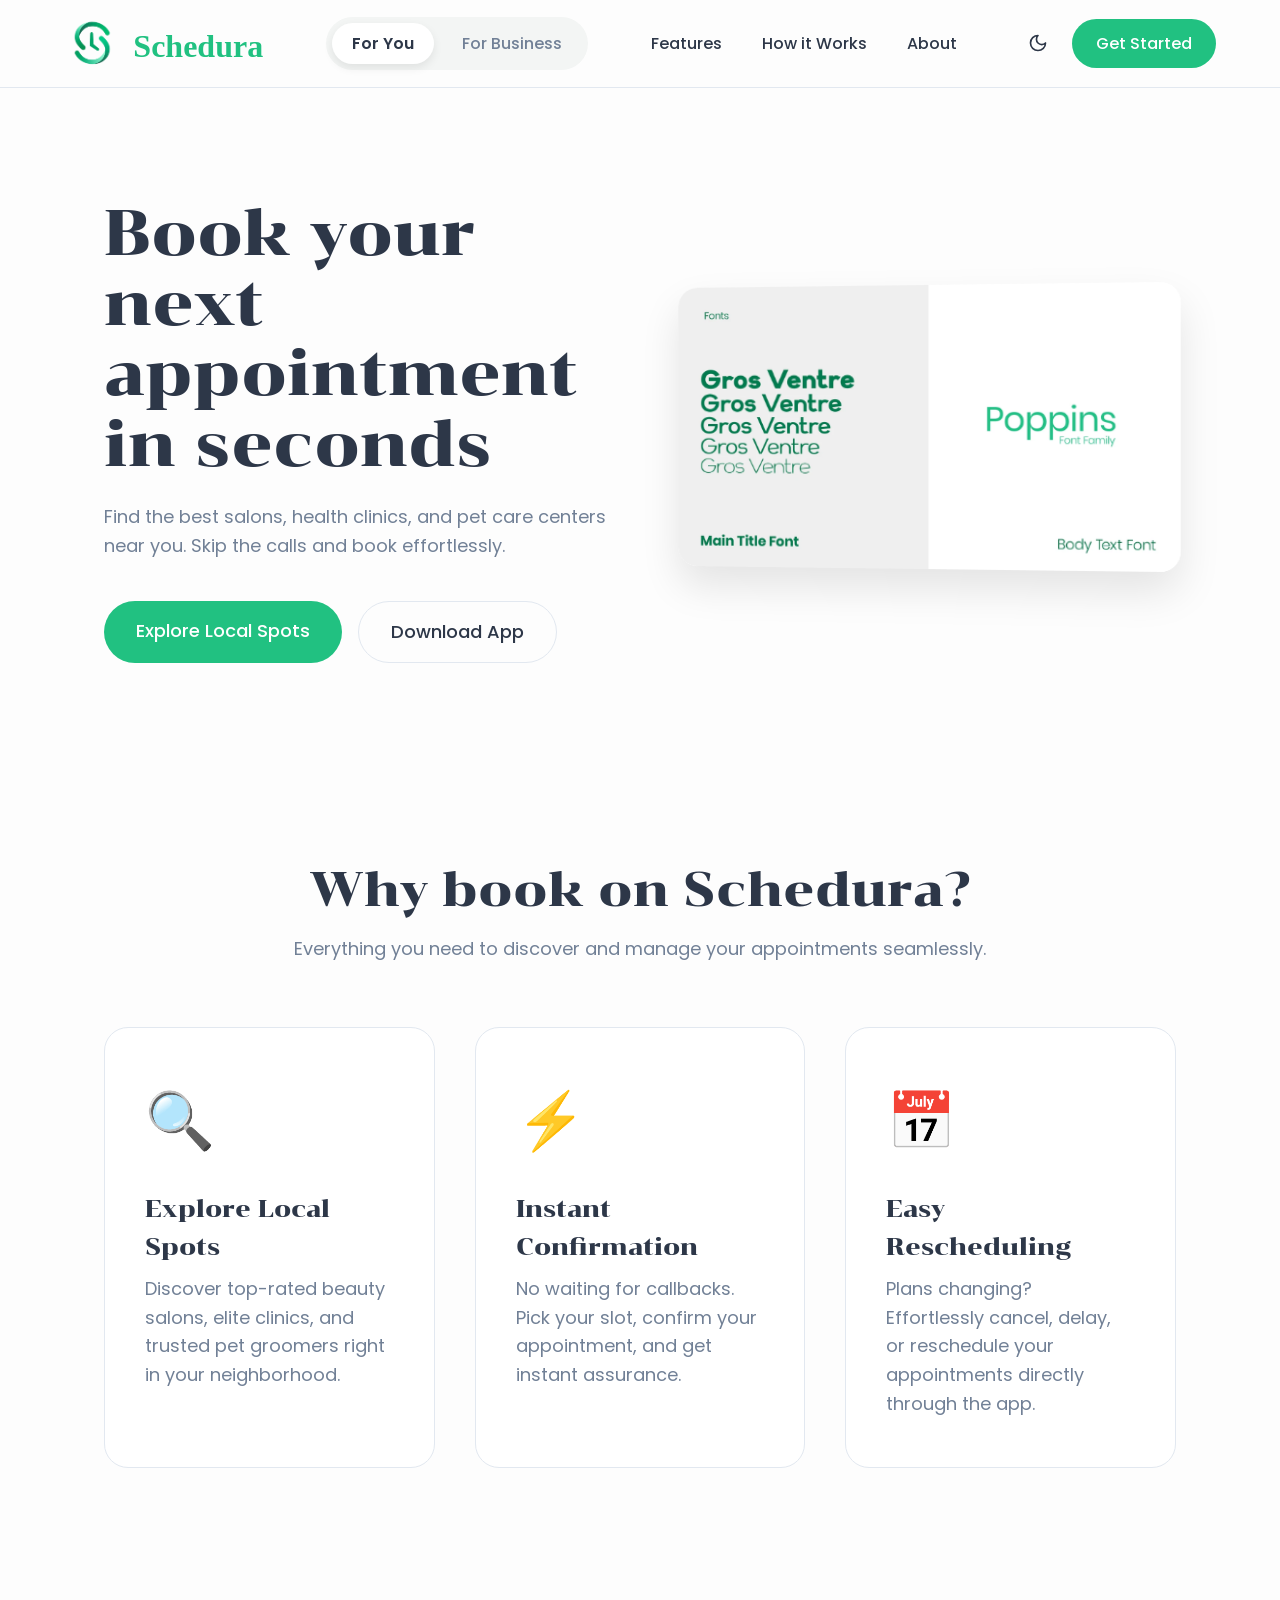
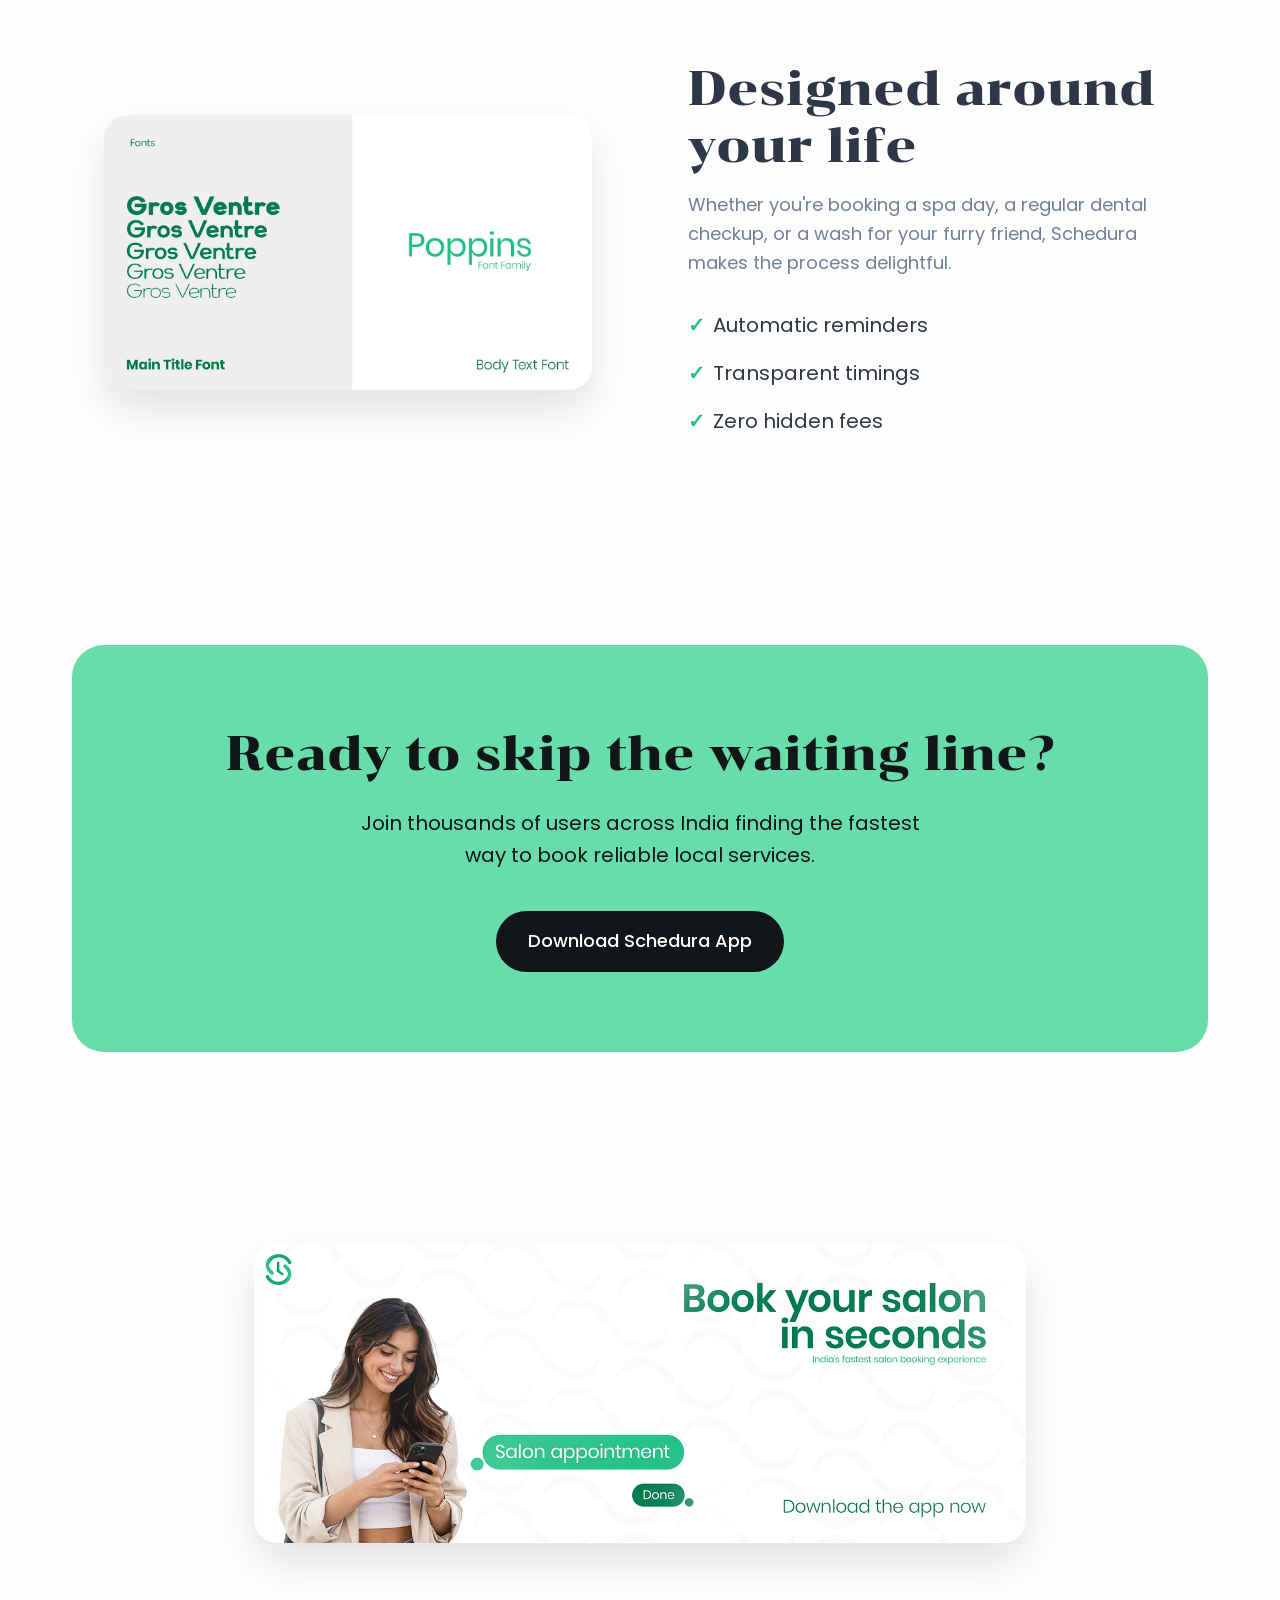
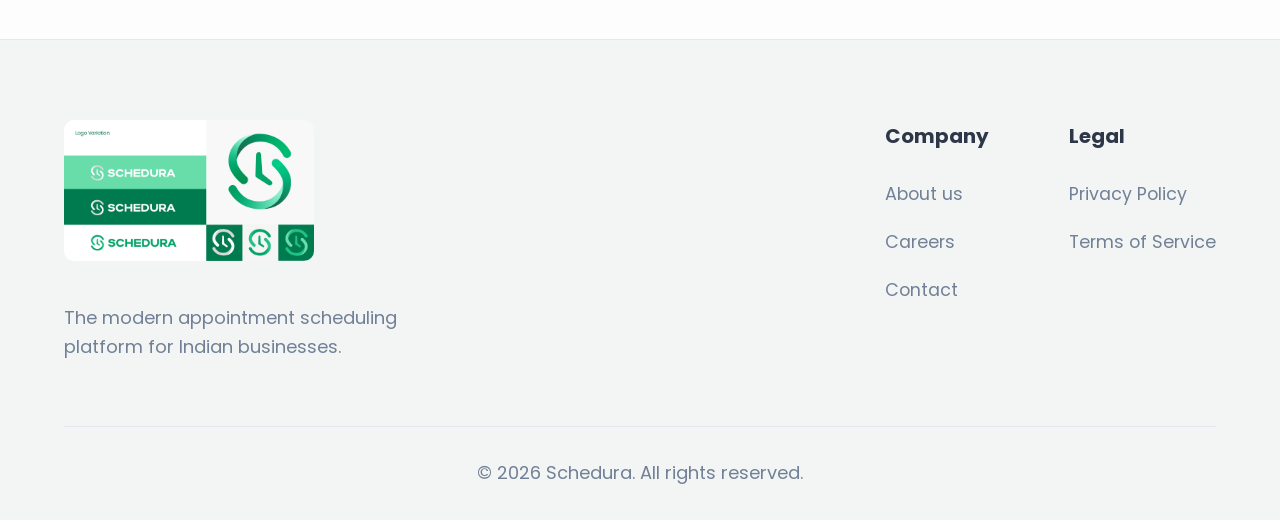
<file: index.html>
<!DOCTYPE html>
<html lang="en">

<head>
    <meta charset="UTF-8">
    <meta name="viewport" content="width=device-width, initial-scale=1.0">
    <title>Schedura | Manage Bookings Easily</title>
    <meta name="description"
        content="Simplify scheduling for your salon, clinic, and pet care business. Say goodbye to manual bookings.">
    <!-- Google Fonts -->
    <link rel="preconnect" href="https://fonts.googleapis.com">
    <link rel="preconnect" href="https://fonts.gstatic.com" crossorigin>
    <link href="https://fonts.googleapis.com/css2?family=Chonburi&family=Poppins:wght@300;400;500;600&display=swap"
        rel="stylesheet">
    <link rel="stylesheet" href="style.css">
</head>

<body>
    <!-- Splash Intro Preloader -->
    <div id="splash-intro" class="splash-screen">
        <div class="splash-marquee-container">
            <div class="splash-marquee">SCHEDURA SCHEDURA SCHEDURA SCHEDURA</div>
        </div>

        <div class="splash-content">
            <div class="splash-grid-container">
                <div class="grid-line h-top"></div>
                <div class="grid-line h-bottom"></div>
                <div class="grid-line v-left"></div>
                <div class="grid-line v-right"></div>
            </div>

            <div class="splash-center">
                <div class="splash-icon"></div>
                <h1 class="splash-brand">SCHEDURA</h1>
                <div class="splash-tooltip">Schedule your appointment in seconds</div>
            </div>
        </div>
    </div>
    <nav class="navbar hidden-onload fade-up">
        <div class="logo">
            <img src="assets/logo.png" alt="Schedura Logo" class="nav-logo">
            <span class="logo-text">Schedura</span>
        </div>
        <div class="audience-toggle">
            <a href="index.html" class="toggle-btn active">For You</a>
            <a href="provider.html" class="toggle-btn">For Business</a>
        </div>
        <ul class="nav-links">
            <li><a href="#features">Features</a></li>
            <li><a href="#context">How it Works</a></li>
            <li><a href="#cta">About</a></li>
        </ul>
        <div class="nav-actions">
            <button id="theme-toggle" aria-label="Toggle Theme">
                <svg id="moon-icon" xmlns="http://www.w3.org/2000/svg" width="20" height="20" viewBox="0 0 24 24"
                    fill="none" stroke="currentColor" stroke-width="2" stroke-linecap="round" stroke-linejoin="round">
                    <path d="M12 3a6 6 0 0 0 9 9 9 9 0 1 1-9-9Z" />
                </svg>
                <svg id="sun-icon" class="hidden" xmlns="http://www.w3.org/2000/svg" width="20" height="20"
                    viewBox="0 0 24 24" fill="none" stroke="currentColor" stroke-width="2" stroke-linecap="round"
                    stroke-linejoin="round">
                    <circle cx="12" cy="12" r="4" />
                    <path d="M12 2v2" />
                    <path d="M12 20v2" />
                    <path d="m4.93 4.93 1.41 1.41" />
                    <path d="m17.66 17.66 1.41 1.41" />
                    <path d="M2 12h2" />
                    <path d="M20 12h2" />
                    <path d="m6.34 17.66-1.41 1.41" />
                    <path d="m19.07 4.93-1.41 1.41" />
                </svg>
            </button>
            <a href="#cta" class="btn btn-primary">Get Started</a>
        </div>
    </nav>

    <header class="hero">
        <div class="hero-content hidden-onload fade-up">
            <h1>Book your next appointment in seconds</h1>
            <p>Find the best salons, health clinics, and pet care centers near you. Skip the calls and book
                effortlessly.</p>
            <div class="hero-cta">
                <a href="#features" class="btn btn-primary btn-large">Explore Local Spots</a>
                <a href="#cta" class="btn btn-secondary btn-large">Download App</a>
            </div>
        </div>
        <div class="hero-image hidden-onload fade-up delay-1">
            <img src="assets/app_ui.png" alt="Schedura platform interface" class="mockup">
        </div>
    </header>

    <section id="features" class="features section">
        <div class="section-title hidden-onload fade-up">
            <h2>Why book on Schedura?</h2>
            <p>Everything you need to discover and manage your appointments seamlessly.</p>
        </div>
        <div class="features-grid">
            <div class="feature-card hidden-onload fade-up delay-1">
                <div class="icon">🔍</div>
                <h3>Explore Local Spots</h3>
                <p>Discover top-rated beauty salons, elite clinics, and trusted pet groomers right in your neighborhood.
                </p>
            </div>
            <div class="feature-card hidden-onload fade-up delay-2">
                <div class="icon">⚡</div>
                <h3>Instant Confirmation</h3>
                <p>No waiting for callbacks. Pick your slot, confirm your appointment, and get instant assurance.</p>
            </div>
            <div class="feature-card hidden-onload fade-up delay-3">
                <div class="icon">📅</div>
                <h3>Easy Rescheduling</h3>
                <p>Plans changing? Effortlessly cancel, delay, or reschedule your appointments directly through the app.
                </p>
            </div>
        </div>
    </section>

    <section id="context" class="context section">
        <div class="context-container">
            <div class="context-image hidden-onload fade-right">
                <img src="assets/app_ui.png" alt="Client safely booking appointment" class="context-img">
            </div>
            <div class="context-text hidden-onload fade-left">
                <h2>Designed around your life</h2>
                <p>Whether you're booking a spa day, a regular dental checkup, or a wash for your furry friend, Schedura
                    makes the process delightful.</p>
                <ul class="context-list">
                    <li><span class="check">✓</span> Automatic reminders</li>
                    <li><span class="check">✓</span> Transparent timings</li>
                    <li><span class="check">✓</span> Zero hidden fees</li>
                </ul>
            </div>
        </div>
    </section>

    <section id="cta" class="cta section hidden-onload fade-up">
        <h2>Ready to skip the waiting line?</h2>
        <p>Join thousands of users across India finding the fastest way to book reliable local services.</p>
        <a href="#get-started" class="btn btn-primary btn-large cta-btn">Download Schedura App</a>
    </section>

    <section class="section full-image-section hidden-onload fade-up">
        <img src="assets/lifestyle.png" alt="Schedura Lifestyle Experience">
    </section>

    <footer class="footer">
        <div class="footer-content">
            <div class="footer-brand hidden-onload fade-up delay-1">
                <img src="assets/guidelines.png" alt="Schedura Branding Details"
                    style="max-width: 250px; border-radius: 10px; margin-bottom: 20px;">
                <p>The modern appointment scheduling platform for Indian businesses.</p>
            </div>
            <div class="footer-links hidden-onload fade-up delay-2">
                <div class="link-group">
                    <h4>Company</h4>
                    <a href="#about">About us</a>
                    <a href="#careers">Careers</a>
                    <a href="#contact">Contact</a>
                </div>
                <div class="link-group">
                    <h4>Legal</h4>
                    <a href="#privacy">Privacy Policy</a>
                    <a href="#terms">Terms of Service</a>
                </div>
            </div>
        </div>
        <div class="footer-bottom">
            <p>&copy; 2026 Schedura. All rights reserved.</p>
        </div>
    </footer>

    <script src="script.js"></script>
</body>

</html>
</file>
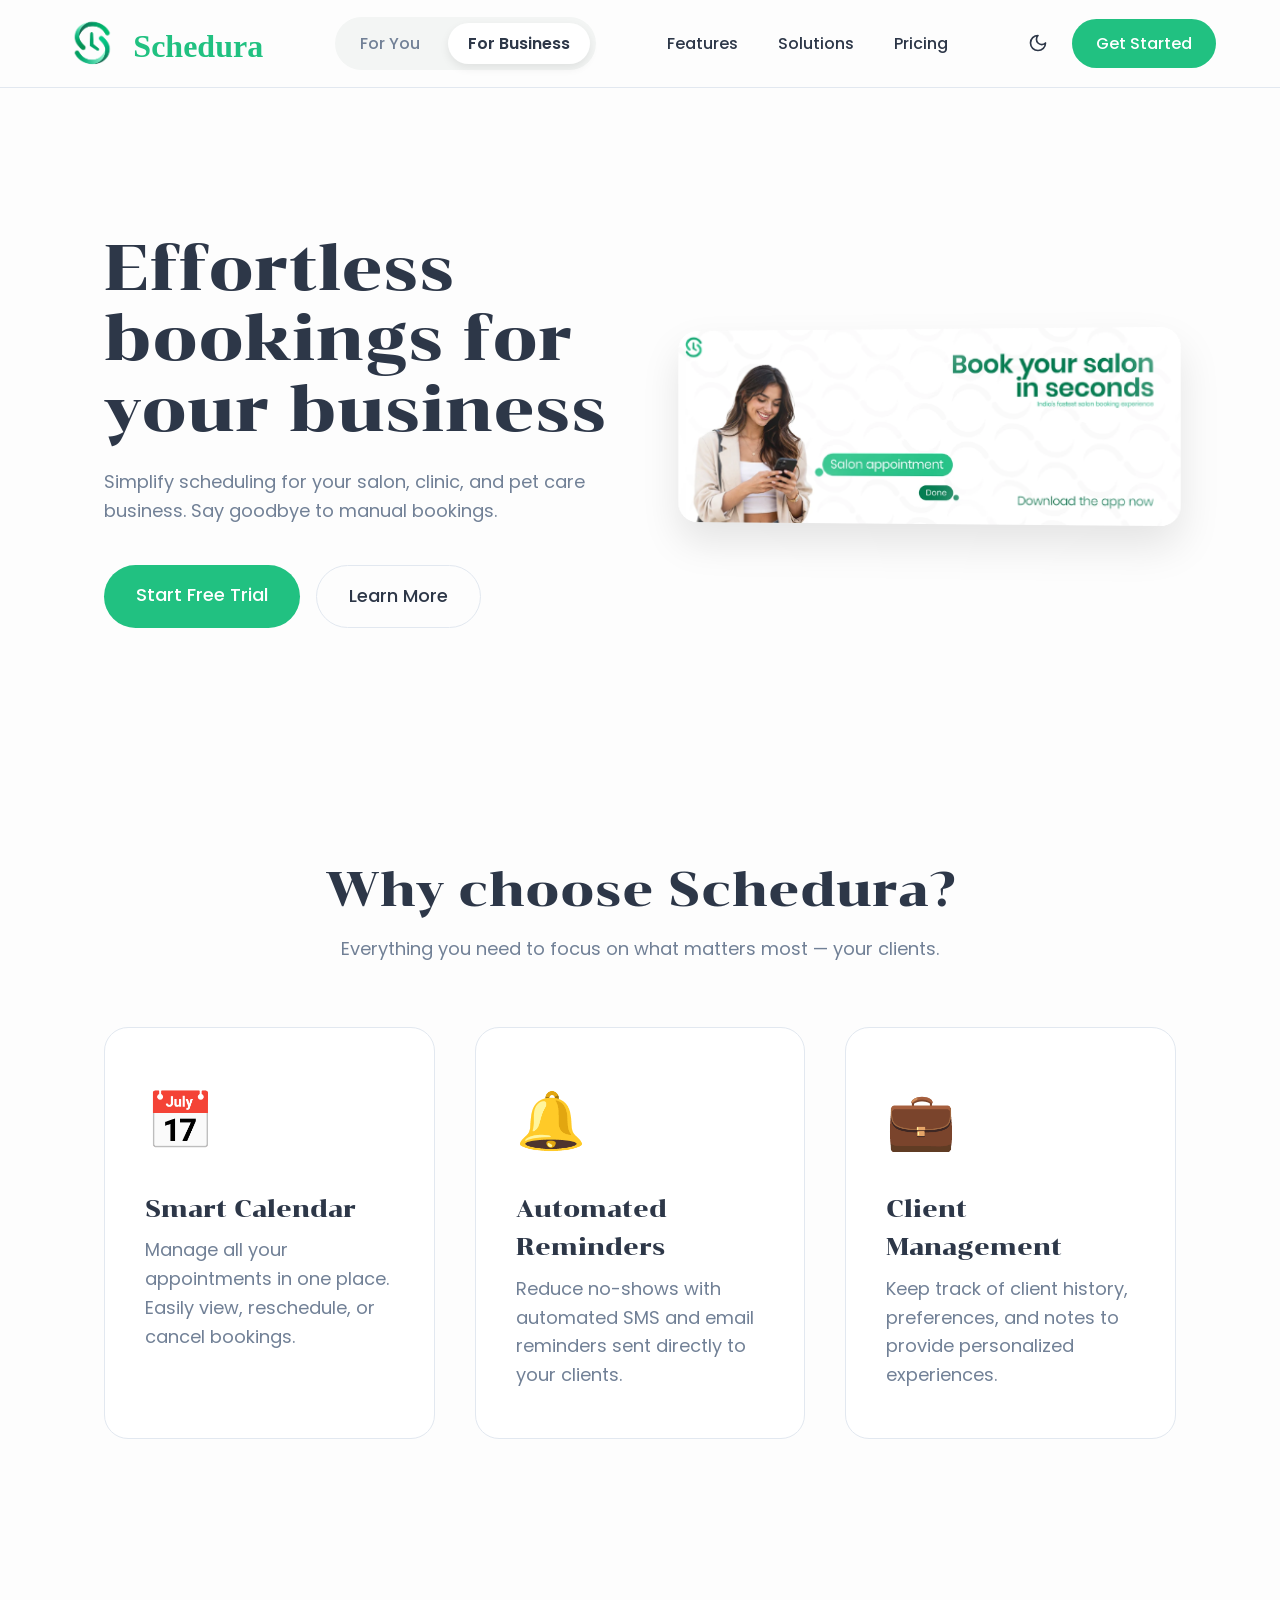
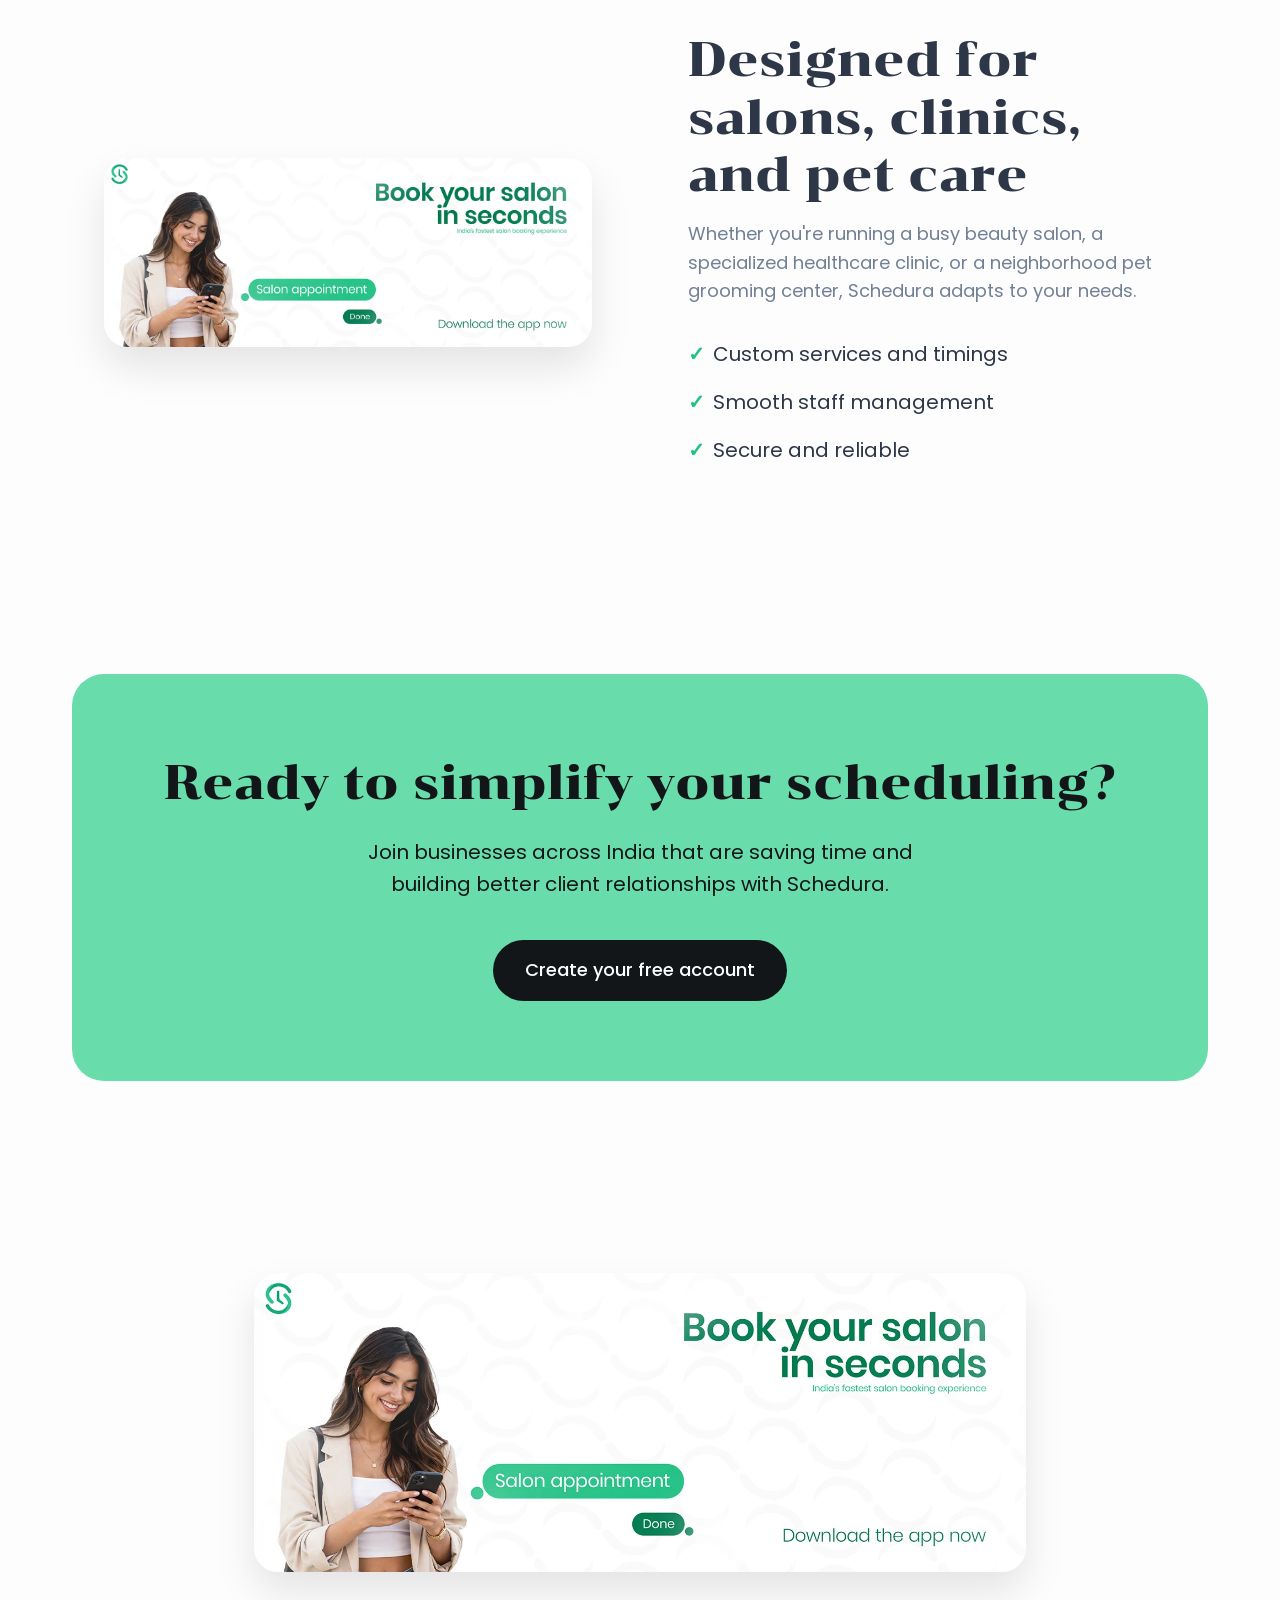
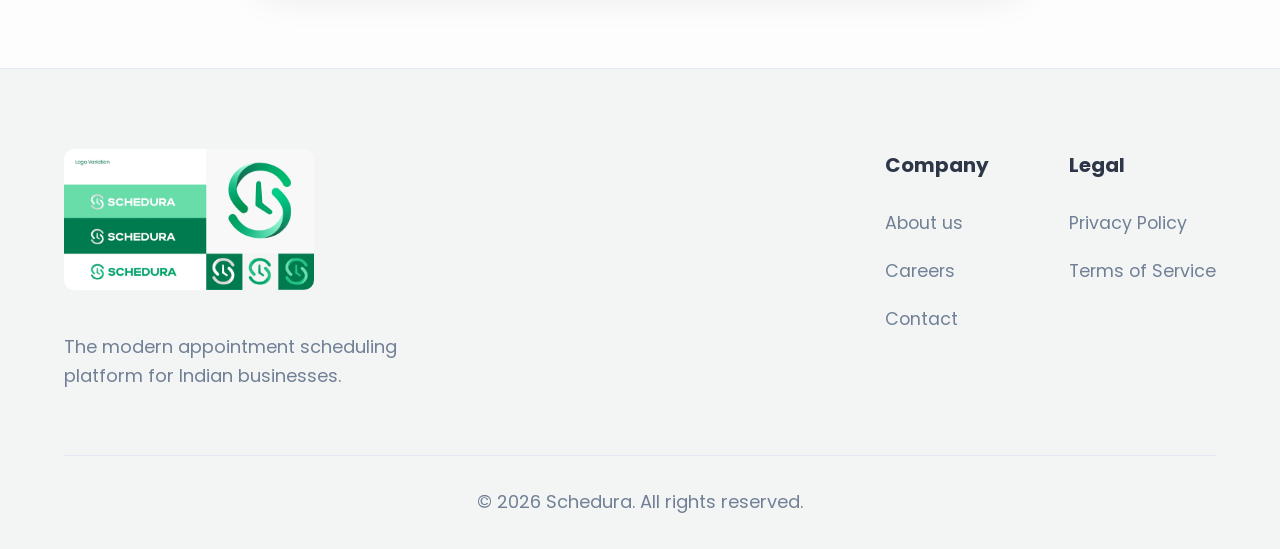
<file: provider.html>
<!DOCTYPE html>
<html lang="en">

<head>
    <meta charset="UTF-8">
    <meta name="viewport" content="width=device-width, initial-scale=1.0">
    <title>Schedura | Manage Bookings Easily</title>
    <meta name="description"
        content="Simplify scheduling for your salon, clinic, and pet care business. Say goodbye to manual bookings.">
    <!-- Google Fonts -->
    <link rel="preconnect" href="https://fonts.googleapis.com">
    <link rel="preconnect" href="https://fonts.gstatic.com" crossorigin>
    <link href="https://fonts.googleapis.com/css2?family=Chonburi&family=Poppins:wght@300;400;500;600&display=swap"
        rel="stylesheet">
    <link rel="stylesheet" href="style.css">
</head>

<body>
    <nav class="navbar hidden-onload fade-up">
        <div class="logo">
            <img src="assets/logo.png" alt="Schedura Logo" class="nav-logo">
            <span class="logo-text">Schedura</span>
        </div>
        <div class="audience-toggle">
            <a href="index.html" class="toggle-btn">For You</a>
            <a href="provider.html" class="toggle-btn active">For Business</a>
        </div>
        <ul class="nav-links">
            <li><a href="#features">Features</a></li>
            <li><a href="#context">Solutions</a></li>
            <li><a href="#cta">Pricing</a></li>
        </ul>
        <div class="nav-actions">
            <button id="theme-toggle" aria-label="Toggle Theme">
                <svg id="moon-icon" xmlns="http://www.w3.org/2000/svg" width="20" height="20" viewBox="0 0 24 24"
                    fill="none" stroke="currentColor" stroke-width="2" stroke-linecap="round" stroke-linejoin="round">
                    <path d="M12 3a6 6 0 0 0 9 9 9 9 0 1 1-9-9Z" />
                </svg>
                <svg id="sun-icon" class="hidden" xmlns="http://www.w3.org/2000/svg" width="20" height="20"
                    viewBox="0 0 24 24" fill="none" stroke="currentColor" stroke-width="2" stroke-linecap="round"
                    stroke-linejoin="round">
                    <circle cx="12" cy="12" r="4" />
                    <path d="M12 2v2" />
                    <path d="M12 20v2" />
                    <path d="m4.93 4.93 1.41 1.41" />
                    <path d="m17.66 17.66 1.41 1.41" />
                    <path d="M2 12h2" />
                    <path d="M20 12h2" />
                    <path d="m6.34 17.66-1.41 1.41" />
                    <path d="m19.07 4.93-1.41 1.41" />
                </svg>
            </button>
            <a href="#cta" class="btn btn-primary">Get Started</a>
        </div>
    </nav>

    <header class="hero">
        <div class="hero-content hidden-onload fade-up">
            <h1>Effortless bookings for your business</h1>
            <p>Simplify scheduling for your salon, clinic, and pet care business. Say goodbye to manual bookings.</p>
            <div class="hero-cta">
                <a href="#cta" class="btn btn-primary btn-large">Start Free Trial</a>
                <a href="#features" class="btn btn-secondary btn-large">Learn More</a>
            </div>
        </div>
        <div class="hero-image hidden-onload fade-up delay-1">
            <img src="assets/lifestyle.png" alt="Schedura platform interface" class="mockup">
        </div>
    </header>

    <section id="features" class="features section">
        <div class="section-title hidden-onload fade-up">
            <h2>Why choose Schedura?</h2>
            <p>Everything you need to focus on what matters most — your clients.</p>
        </div>
        <div class="features-grid">
            <div class="feature-card hidden-onload fade-up delay-1">
                <div class="icon">📅</div>
                <h3>Smart Calendar</h3>
                <p>Manage all your appointments in one place. Easily view, reschedule, or cancel bookings.</p>
            </div>
            <div class="feature-card hidden-onload fade-up delay-2">
                <div class="icon">🔔</div>
                <h3>Automated Reminders</h3>
                <p>Reduce no-shows with automated SMS and email reminders sent directly to your clients.</p>
            </div>
            <div class="feature-card hidden-onload fade-up delay-3">
                <div class="icon">💼</div>
                <h3>Client Management</h3>
                <p>Keep track of client history, preferences, and notes to provide personalized experiences.</p>
            </div>
        </div>
    </section>

    <section id="context" class="context section">
        <div class="context-container">
            <div class="context-image hidden-onload fade-right">
                <img src="assets/lifestyle.png" alt="Happy client safely booking appointment" class="context-img">
            </div>
            <div class="context-text hidden-onload fade-left">
                <h2>Designed for salons, clinics, and pet care</h2>
                <p>Whether you're running a busy beauty salon, a specialized healthcare clinic, or a neighborhood pet
                    grooming center, Schedura adapts to your needs.</p>
                <ul class="context-list">
                    <li><span class="check">✓</span> Custom services and timings</li>
                    <li><span class="check">✓</span> Smooth staff management</li>
                    <li><span class="check">✓</span> Secure and reliable</li>
                </ul>
            </div>
        </div>
    </section>

    <section id="cta" class="cta section hidden-onload fade-up">
        <h2>Ready to simplify your scheduling?</h2>
        <p>Join businesses across India that are saving time and building better client relationships with Schedura.</p>
        <a href="#get-started" class="btn btn-primary btn-large cta-btn">Create your free account</a>
    </section>

    <section class="section full-image-section hidden-onload fade-up">
        <img src="assets/lifestyle.png" alt="Schedura Lifestyle Experience">
    </section>

    <footer class="footer">
        <div class="footer-content">
            <div class="footer-brand hidden-onload fade-up delay-1">
                <img src="assets/guidelines.png" alt="Schedura Branding Details"
                    style="max-width: 250px; border-radius: 10px; margin-bottom: 20px;">
                <p>The modern appointment scheduling platform for Indian businesses.</p>
            </div>
            <div class="footer-links hidden-onload fade-up delay-2">
                <div class="link-group">
                    <h4>Company</h4>
                    <a href="#about">About us</a>
                    <a href="#careers">Careers</a>
                    <a href="#contact">Contact</a>
                </div>
                <div class="link-group">
                    <h4>Legal</h4>
                    <a href="#privacy">Privacy Policy</a>
                    <a href="#terms">Terms of Service</a>
                </div>
            </div>
        </div>
        <div class="footer-bottom">
            <p>&copy; 2026 Schedura. All rights reserved.</p>
        </div>
    </footer>

    <script src="script.js"></script>
</body>

</html>
</file>
<file: style.css>
:root {
    --primary: #21C181;
    --primary-light: #68DDAB;
    --primary-dark: #007C4F;

    /* Light Theme */
    --bg-color: #FDFDFD;
    --bg-secondary: #F3F5F4;
    --text-color: #2D3748;
    --text-muted: #718096;
    --border-color: #E2E8F0;
    --card-bg: #FFFFFF;
    --navbar-bg: rgba(253, 253, 253, 0.85);

    /* Fonts */
    --font-heading: 'Chonburi', serif;
    --font-body: 'Poppins', sans-serif;

    /* Layout */
    --max-width: 1200px;
    --spacing-xl: 6rem;
}

[data-theme="dark"] {
    /* Dark Theme */
    --bg-color: #121619;
    --bg-secondary: #1A2024;
    --text-color: #F7FAFC;
    --text-muted: #A0AEC0;
    --border-color: #2D3748;
    --card-bg: #1A2024;
    --navbar-bg: rgba(18, 22, 25, 0.85);
}

* {
    margin: 0;
    padding: 0;
    box-sizing: border-box;
}

body {
    font-family: var(--font-body);
    background-color: var(--bg-color);
    color: var(--text-color);
    line-height: 1.6;
    transition: background-color 0.3s ease, color 0.3s ease;
    overflow-x: hidden;
}

h1,
h2,
h3,
.logo-text {
    font-family: var(--font-heading);
    font-weight: normal;
    color: var(--text-color);
}

/* Global Typography Elements */
h1 {
    font-size: clamp(2.5rem, 5vw, 4.5rem);
    line-height: 1.1;
    margin-bottom: 1.5rem;
}

h2 {
    font-size: clamp(2rem, 4vw, 3rem);
    line-height: 1.2;
    margin-bottom: 1rem;
}

h3 {
    font-size: 1.5rem;
    margin-bottom: 0.5rem;
}

p {
    color: var(--text-muted);
    font-size: 1.125rem;
}

/* Utilities */
.section {
    padding: var(--spacing-xl) 5%;
    max-width: var(--max-width);
    margin: 0 auto;
}

.hidden {
    display: none !important;
}

.check {
    color: var(--primary);
    font-weight: bold;
    margin-right: 0.5rem;
}

/* Buttons */
.btn {
    display: inline-block;
    padding: 0.75rem 1.5rem;
    border-radius: 50px;
    font-weight: 500;
    text-decoration: none;
    cursor: pointer;
    transition: transform 0.2s, box-shadow 0.2s, background-color 0.2s;
    font-size: 1rem;
    border: none;
}

.btn-primary {
    background-color: var(--primary);
    color: white;
}

.btn-primary:hover {
    background-color: var(--primary-dark);
    transform: translateY(-2px);
    box-shadow: 0 4px 12px rgba(33, 193, 129, 0.3);
}

.btn-secondary {
    background-color: transparent;
    color: var(--text-color);
    border: 1px solid var(--border-color);
}

.btn-secondary:hover {
    background-color: var(--bg-secondary);
}

.btn-large {
    padding: 1rem 2rem;
    font-size: 1.125rem;
}

/* Navbar */
.navbar {
    position: fixed;
    top: 0;
    width: 100%;
    display: flex;
    justify-content: space-between;
    align-items: center;
    padding: 1rem 5%;
    background-color: var(--navbar-bg);
    backdrop-filter: blur(10px);
    z-index: 1000;
    border-bottom: 1px solid var(--border-color);
}

.logo {
    display: flex;
    align-items: center;
    gap: 0.75rem;
    cursor: pointer;
}

.logo-text {
    font-size: 2rem;
    font-family: 'Gros Ventre', serif;
    color: var(--primary);
    font-weight: 600;
    line-height: 1;
    transform: translateY(3px);
    /* Optical adjustment for font baseline */
    display: block;
}

.nav-logo {
    max-height: 55px;
    height: auto;
    width: auto;
    max-width: 250px;
    display: block;
    object-fit: contain;
}

.nav-links {
    display: flex;
    list-style: none;
    gap: 2.5rem;
}

.nav-links a {
    text-decoration: none;
    color: var(--text-color);
    font-weight: 500;
    transition: color 0.2s;
}

.nav-links a:hover {
    color: var(--primary);
}

/* Audience Toggle */
.audience-toggle {
    display: flex;
    gap: 0.5rem;
    background: var(--bg-secondary);
    padding: 0.35rem;
    border-radius: 50px;
    align-items: center;
}

.toggle-btn {
    text-decoration: none;
    color: var(--text-muted);
    padding: 0.5rem 1.25rem;
    border-radius: 50px;
    font-weight: 500;
    transition: all 0.3s ease;
}

.toggle-btn.active {
    color: var(--text-color);
    background: var(--card-bg);
    font-weight: 600;
    box-shadow: 0 4px 10px rgba(0, 0, 0, 0.08);
}

.toggle-btn:hover:not(.active) {
    color: var(--primary);
}

.nav-actions {
    display: flex;
    align-items: center;
    gap: 1rem;
}

#theme-toggle {
    background: transparent;
    border: none;
    color: var(--text-color);
    cursor: pointer;
    display: flex;
    align-items: center;
    justify-content: center;
    padding: 0.5rem;
    border-radius: 50%;
    transition: background-color 0.2s;
}

#theme-toggle:hover {
    background-color: var(--bg-secondary);
}

/* Hero */
.hero {
    padding: calc(var(--spacing-xl) + 6rem) 5% var(--spacing-xl);
    max-width: var(--max-width);
    margin: 0 auto;
    display: grid;
    grid-template-columns: 1fr 1fr;
    gap: 4rem;
    align-items: center;
    min-height: 85vh;
}

.hero-cta {
    display: flex;
    gap: 1rem;
    margin-top: 2.5rem;
}

.mockup {
    width: 100%;
    max-width: 600px;
    height: auto;
    border-radius: 20px;
    box-shadow: 0 20px 40px rgba(0, 0, 0, 0.1);
    transform: perspective(1000px) rotateY(-5deg);
    transition: transform 0.5s ease;
}

.mockup:hover {
    transform: perspective(1000px) rotateY(0deg);
}

/* Features */
.section-title {
    text-align: center;
    margin-bottom: 4rem;
    max-width: 700px;
    margin-left: auto;
    margin-right: auto;
}

.features-grid {
    display: grid;
    grid-template-columns: repeat(auto-fit, minmax(300px, 1fr));
    gap: 2.5rem;
}

.feature-card {
    background: var(--card-bg);
    padding: 3rem 2.5rem;
    border-radius: 24px;
    border: 1px solid var(--border-color);
    transition: transform 0.3s ease, box-shadow 0.3s ease;
}

.feature-card:hover {
    transform: translateY(-8px);
    box-shadow: 0 15px 35px rgba(0, 0, 0, 0.06);
}

.feature-card .icon {
    font-size: 3.5rem;
    margin-bottom: 1.5rem;
}

/* Context Section */
.context-container {
    display: grid;
    grid-template-columns: 1fr 1fr;
    gap: 6rem;
    align-items: center;
}

.context-img {
    width: 100%;
    border-radius: 24px;
    object-fit: cover;
    box-shadow: 0 20px 40px rgba(0, 0, 0, 0.1);
}

.context-list {
    list-style: none;
    margin-top: 2rem;
}

.context-list li {
    font-size: 1.25rem;
    margin-bottom: 1rem;
    color: var(--text-color);
    display: flex;
    align-items: center;
}

/* CTA Section */
.cta {
    text-align: center;
    background-color: var(--primary-light);
    color: #121619;
    border-radius: 32px;
    padding: 5rem 3rem;
    margin: var(--spacing-xl) auto;
    max-width: calc(var(--max-width) - 4rem);
    position: relative;
    overflow: hidden;
}

.cta * {
    color: #121619;
}

.cta h2 {
    margin-bottom: 1.5rem;
}

.cta p {
    font-size: 1.25rem;
    max-width: 600px;
    margin: 0 auto 2.5rem;
}

.cta-btn {
    background-color: #121619;
    color: white !important;
}

.cta-btn:hover {
    background-color: #1A2024;
    box-shadow: 0 4px 15px rgba(0, 0, 0, 0.2);
}

/* Full Width Image Section */
.full-image-section {
    width: 90%;
    max-width: 900px;
    margin: 0 auto;
    text-align: center;
}

.full-image-section img {
    width: 100%;
    height: auto;
    border-radius: 24px;
    box-shadow: 0 20px 40px rgba(0, 0, 0, 0.1);
    display: block;
}

/* Footer */
.footer {
    background-color: var(--bg-secondary);
    padding: 5rem 5% 2rem;
    border-top: 1px solid var(--border-color);
}

.footer-content {
    max-width: var(--max-width);
    margin: 0 auto;
    display: flex;
    justify-content: space-between;
    flex-wrap: wrap;
    gap: 3rem;
    margin-bottom: 4rem;
}

.footer-brand {
    flex: 1;
    min-width: 300px;
}

.footer-brand p {
    max-width: 350px;
    margin-top: 1rem;
}

.footer-links {
    display: flex;
    gap: 5rem;
}

.link-group {
    display: flex;
    flex-direction: column;
    gap: 1.25rem;
}

.link-group h4 {
    font-size: 1.25rem;
    margin-bottom: 0.5rem;
}

.link-group a {
    color: var(--text-muted);
    text-decoration: none;
    transition: color 0.2s;
    font-size: 1.1rem;
}

.link-group a:hover {
    color: var(--primary);
}

.footer-bottom {
    text-align: center;
    padding-top: 2rem;
    border-top: 1px solid var(--border-color);
    color: var(--text-muted);
}

/* Responsive */
@media (max-width: 900px) {

    .hero,
    .context-container {
        grid-template-columns: 1fr;
        text-align: center;
        gap: 3rem;
    }

    .hero-cta {
        justify-content: center;
    }

    .mockup {
        transform: none;
        margin: 0 auto;
    }

    .context-list li {
        justify-content: center;
    }

    .footer-links {
        gap: 3rem;
        flex-wrap: wrap;
    }
}

@media (max-width: 768px) {
    .nav-links {
        display: none;
    }

    .hero {
        padding-top: 8rem;
    }

    h1 {
        font-size: 2.5rem;
    }

    .cta {
        margin-left: 5%;
        margin-right: 5%;
        border-radius: 20px;
        padding: 3rem 1.5rem;
    }
}

/* Animations */
.hidden-onload {
    opacity: 0;
}

.fade-up {
    transform: translateY(40px);
    transition: opacity 0.8s ease-out, transform 0.8s ease-out;
}

.fade-right {
    transform: translateX(-40px);
    transition: opacity 0.8s ease-out, transform 0.8s ease-out;
}

.fade-left {
    transform: translateX(40px);
    transition: opacity 0.8s ease-out, transform 0.8s ease-out;
}

.fade-up.visible,
.fade-right.visible,
.fade-left.visible {
    opacity: 1;
    transform: translate(0);
}

.delay-1 {
    transition-delay: 0.2s;
}

.delay-2 {
    transition-delay: 0.4s;
}

.delay-3 {
    transition-delay: 0.6s;
}

body.animation-running {
    overflow: hidden !important;
}

/* ========================================================= */
/* SPLASH SCREEN INTRO ANIMATION                             */
/* ========================================================= */

.splash-screen {
    position: fixed;
    top: 0;
    left: 0;
    width: 100vw;
    height: 100vh;
    background-color: #FFFFFF;
    z-index: 9999;
    display: flex;
    justify-content: center;
    align-items: center;
    overflow: hidden;
    animation: splashContainer 5.5s forwards cubic-bezier(0.77, 0, 0.175, 1);
}

@keyframes splashContainer {

    0%,
    30% {
        background-color: #FFFFFF;
    }

    35%,
    85% {
        background-color: var(--primary);
        transform: translateY(0);
        opacity: 1;
        visibility: visible;
    }

    95% {
        opacity: 0;
        transform: translateY(0);
    }

    100% {
        opacity: 0;
        transform: translateY(-100%);
        visibility: hidden;
        pointer-events: none;
    }
}

.splash-marquee-container {
    position: absolute;
    width: 250vw;
    top: 50%;
    transform: translateY(-50%);
    pointer-events: none;
    z-index: 1;
}

.splash-marquee {
    font-size: clamp(8rem, 25vw, 30rem);
    font-family: var(--font-body);
    font-weight: 800;
    line-height: 1;
    white-space: nowrap;
    -webkit-text-stroke: 2px rgba(0, 0, 0, 0.03);
    color: transparent;
    animation: marqueeScroll 20s linear infinite, marqueeColorFade 5.5s forwards;
}

@keyframes marqueeScroll {
    0% {
        transform: translateX(0);
    }

    100% {
        transform: translateX(-50%);
    }
}

@keyframes marqueeColorFade {

    0%,
    30% {
        -webkit-text-stroke: 4px rgba(0, 0, 0, 0.02);
    }

    35%,
    100% {
        -webkit-text-stroke: 4px rgba(255, 255, 255, 0.08);
    }
}

.splash-content {
    position: relative;
    z-index: 2;
    display: flex;
    justify-content: center;
    align-items: center;
}

.splash-center {
    display: flex;
    align-items: center;
    position: relative;
    padding: 3rem;
}

.splash-brand {
    font-family: 'Gros Ventre', serif;
    font-size: clamp(3rem, 10vw, 8rem);
    margin: 0;
    color: #000000;
    line-height: 1;
    letter-spacing: -1px;
    animation: brandColorSwap 5.5s forwards;
    transform: translateY(10px);
}

@keyframes brandColorSwap {

    0%,
    30% {
        color: #000000;
    }

    35%,
    100% {
        color: #FFFFFF;
    }
}

.splash-tooltip {
    position: absolute;
    top: -20px;
    right: 20px;
    background: #FFFFFF;
    color: var(--primary);
    padding: 0.6rem 1.25rem;
    border-radius: 50px;
    font-size: 1rem;
    font-weight: 600;
    white-space: nowrap;
    pointer-events: none;
    opacity: 0;
    transform: translateY(20px) scale(0.8);
    animation: popTooltip 5.5s forwards cubic-bezier(0.175, 0.885, 0.32, 1.275);
}

.splash-tooltip::after {
    content: '';
    position: absolute;
    bottom: -5px;
    left: 20px;
    width: 12px;
    height: 12px;
    background: #FFFFFF;
    transform: rotate(45deg);
}

@keyframes popTooltip {

    0%,
    45% {
        opacity: 0;
        transform: translateY(20px) scale(0.8);
    }

    50%,
    85% {
        opacity: 1;
        transform: translateY(0) scale(1);
    }

    95%,
    100% {
        opacity: 0;
        transform: translateY(-10px) scale(0.8);
    }
}

.splash-icon {
    width: 0;
    height: clamp(3rem, 10vw, 8rem);
    background: #FFFFFF;
    border-radius: 50%;
    position: relative;
    opacity: 0;
    border: 0 solid #FFFFFF;
    overflow: hidden;
    animation: iconSlideSpin 5.5s forwards cubic-bezier(0.68, -0.55, 0.265, 1.55);
}

.splash-icon::before {
    content: '';
    position: absolute;
    top: 0px;
    left: 0px;
    right: 4px;
    bottom: 4px;
    border: 12px solid var(--primary);
    border-right-color: transparent;
    border-bottom-color: transparent;
    border-radius: 50%;
}

.splash-icon::after {
    content: '';
    position: absolute;
    top: 50%;
    left: 50%;
    width: 35%;
    height: 8px;
    background-color: var(--primary);
    border-radius: 4px;
    transform-origin: left center;
    transform: translateY(-50%) rotate(40deg);
}

@keyframes iconSlideSpin {

    0%,
    35% {
        width: 0;
        opacity: 0;
        transform: rotate(-180deg) scale(0);
        margin-right: 0;
    }

    45%,
    85% {
        width: clamp(3rem, 10vw, 8rem);
        opacity: 1;
        transform: rotate(0deg) scale(1);
        margin-right: 1.5rem;
    }

    100% {
        opacity: 0;
        transform: scale(0);
        margin-right: 0;
    }
}

.splash-grid-container {
    position: absolute;
    inset: -100vh -100vw;
    pointer-events: none;
    z-index: 1;
}

.grid-line {
    position: absolute;
    background-color: rgba(255, 255, 255, 0.15);
    opacity: 0;
}

.h-top {
    top: 40%;
    left: 0;
    height: 1px;
    animation: drawHTop 5.5s forwards;
}

.h-bottom {
    bottom: 40%;
    left: 0;
    height: 1px;
    animation: drawHBottom 5.5s forwards;
}

.v-left {
    left: 40%;
    top: 0;
    width: 1px;
    animation: drawVLeft 5.5s forwards;
}

.v-right {
    right: 40%;
    top: 0;
    width: 1px;
    animation: drawVRight 5.5s forwards;
}

@keyframes drawHTop {

    0%,
    40% {
        width: 0;
        opacity: 0;
    }

    45%,
    85% {
        width: 300vw;
        opacity: 1;
    }

    100% {
        width: 300vw;
        opacity: 0;
    }
}

@keyframes drawHBottom {

    0%,
    45% {
        width: 0;
        opacity: 0;
    }

    50%,
    85% {
        width: 300vw;
        opacity: 1;
    }

    100% {
        width: 300vw;
        opacity: 0;
    }
}

@keyframes drawVLeft {

    0%,
    40% {
        height: 0;
        opacity: 0;
    }

    45%,
    85% {
        height: 300vh;
        opacity: 1;
    }

    100% {
        height: 300vh;
        opacity: 0;
    }
}

@keyframes drawVRight {

    0%,
    45% {
        height: 0;
        opacity: 0;
    }

    50%,
    85% {
        height: 300vh;
        opacity: 1;
    }

    100% {
        height: 300vh;
        opacity: 0;
    }
}
</file>
